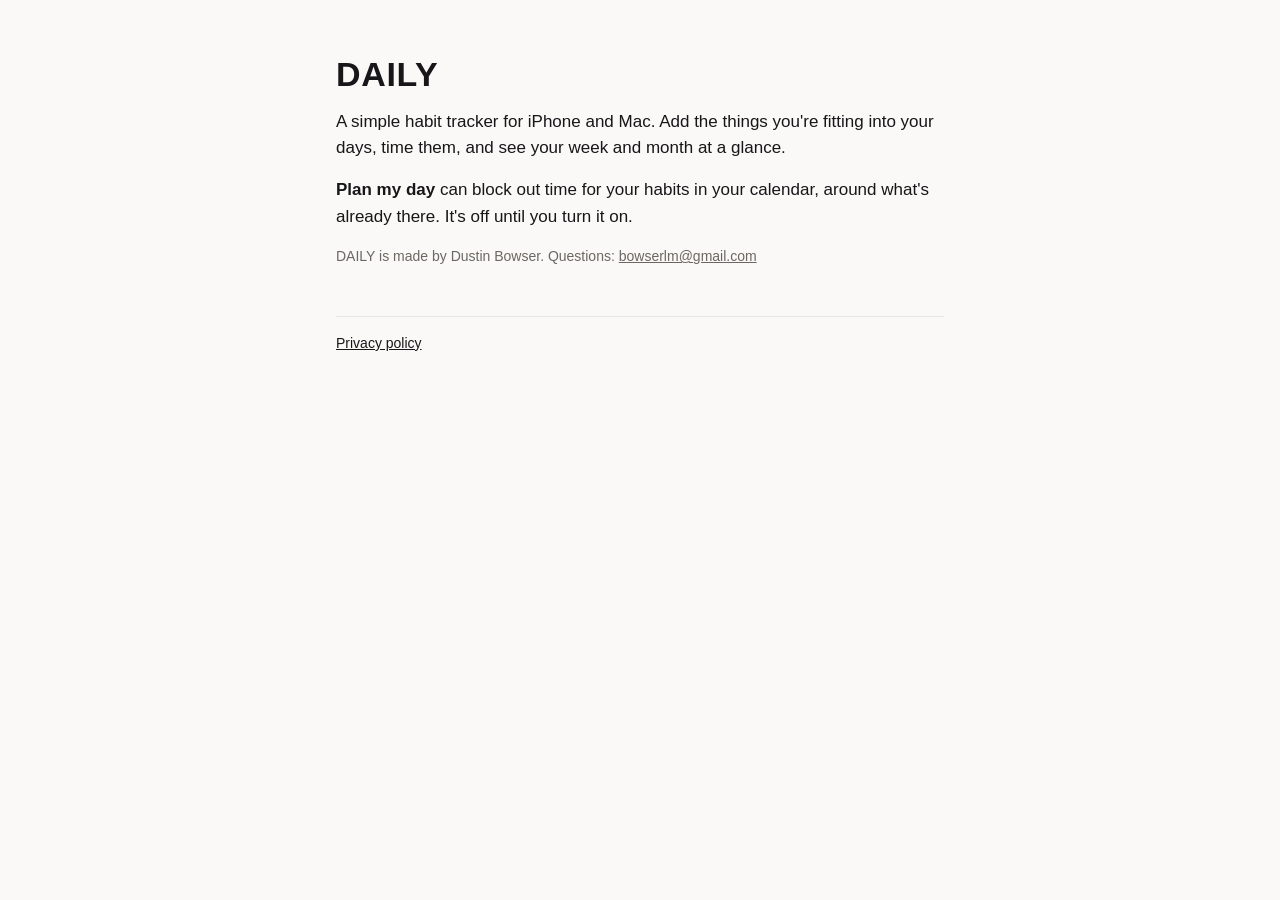
<file: index.html>
<!doctype html>
<html lang="en">
<head>
<meta charset="utf-8">
<meta name="viewport" content="width=device-width, initial-scale=1">
<title>DAILY</title>
<meta name="description" content="DAILY is a simple habit tracker for iPhone and Mac.">
<link rel="stylesheet" href="style.css">
</head>
<body>
<main>
  <h1>DAILY</h1>
  <p>A simple habit tracker for iPhone and Mac. Add the things you're fitting into your days, time them, and see your week and month at a glance.</p>
  <p><strong>Plan my day</strong> can block out time for your habits in your calendar, around what's already there. It's off until you turn it on.</p>
  <p class="muted">DAILY is made by Dustin Bowser. Questions: <a href="mailto:bowserlm@gmail.com">bowserlm@gmail.com</a></p>
  <nav><a href="privacy.html">Privacy policy</a></nav>
</main>
</body>
</html>
</file>
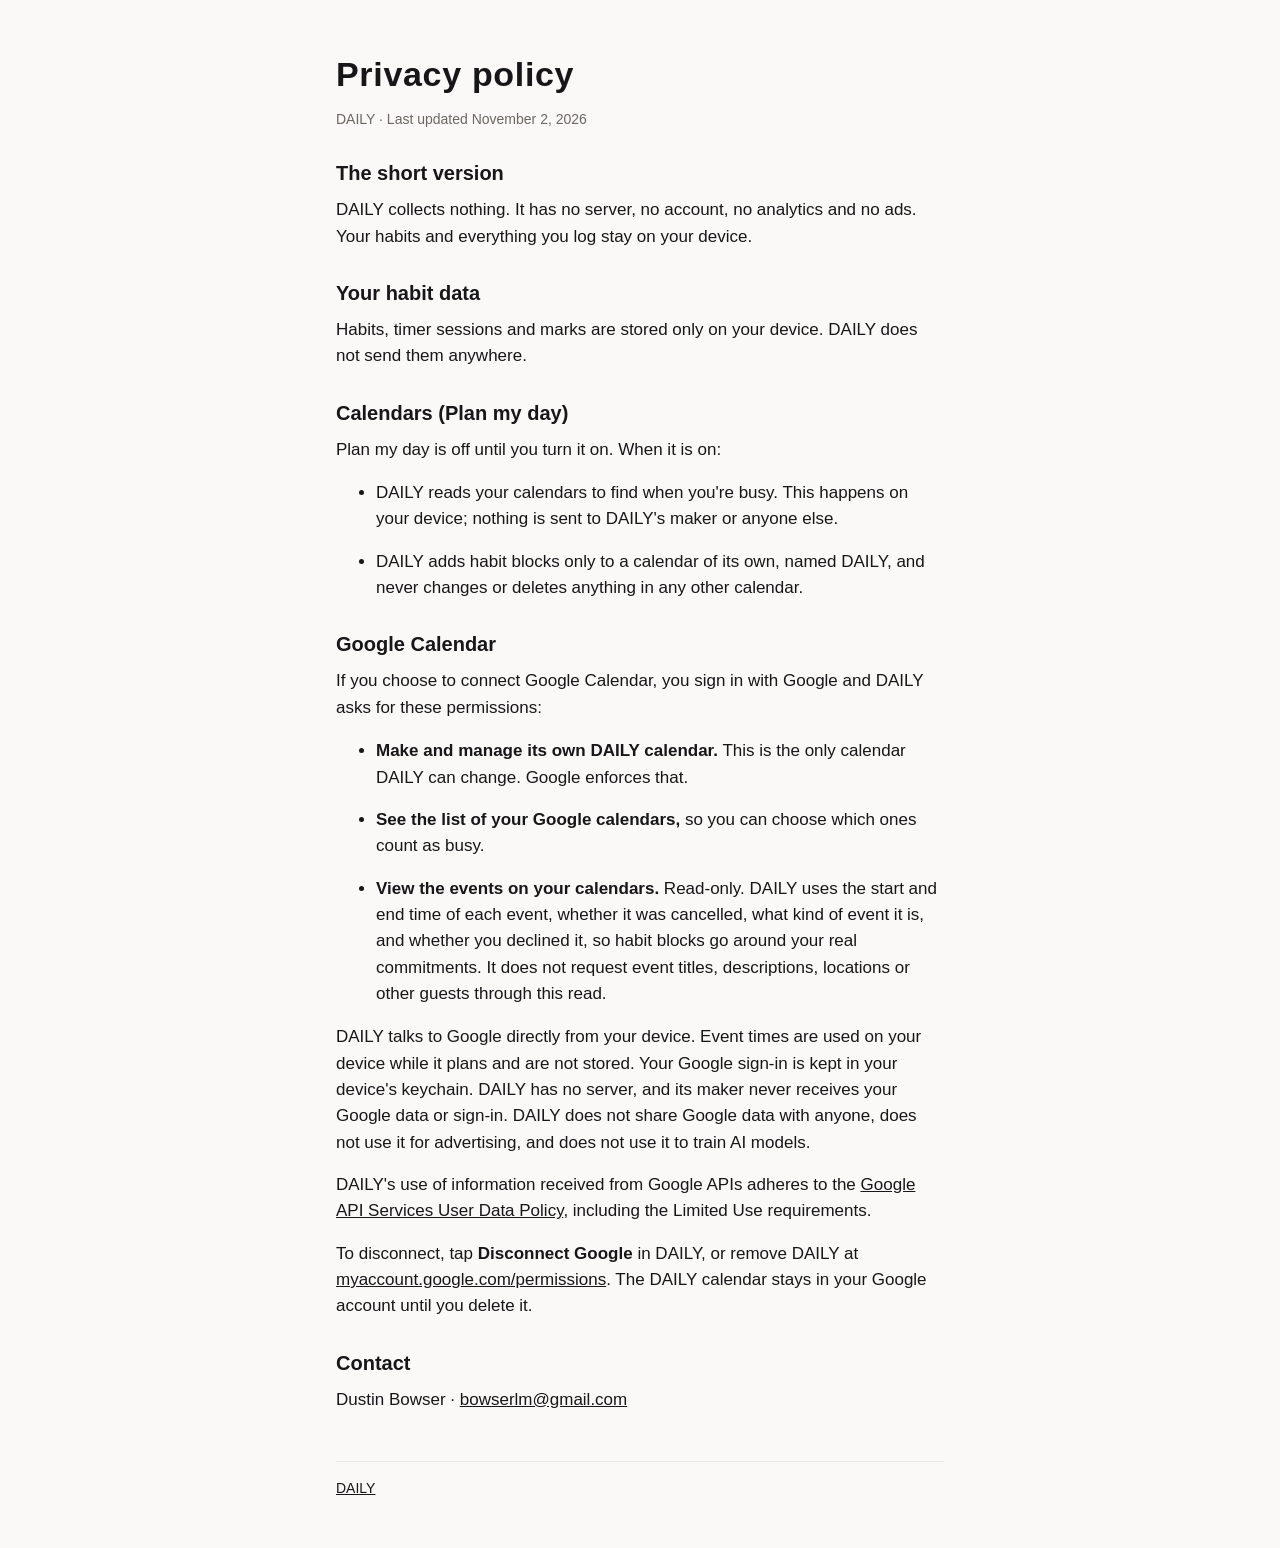
<file: privacy.html>
<!doctype html>
<html lang="en">
<head>
<meta charset="utf-8">
<meta name="viewport" content="width=device-width, initial-scale=1">
<title>DAILY Privacy Policy</title>
<meta name="description" content="DAILY collects nothing and has no server.">
<link rel="stylesheet" href="style.css">
</head>
<body>
<main>
  <h1>Privacy policy</h1>
  <p class="muted">DAILY · Last updated November 2, 2026</p>

  <h2>The short version</h2>
  <p>DAILY collects nothing. It has no server, no account, no analytics and no ads. Your habits and everything you log stay on your device.</p>

  <h2>Your habit data</h2>
  <p>Habits, timer sessions and marks are stored only on your device. DAILY does not send them anywhere.</p>

  <h2>Calendars (Plan my day)</h2>
  <p>Plan my day is off until you turn it on. When it is on:</p>
  <ul>
    <li>DAILY reads your calendars to find when you're busy. This happens on your device; nothing is sent to DAILY's maker or anyone else.</li>
    <li>DAILY adds habit blocks only to a calendar of its own, named DAILY, and never changes or deletes anything in any other calendar.</li>
  </ul>

  <h2>Google Calendar</h2>
  <p>If you choose to connect Google Calendar, you sign in with Google and DAILY asks for these permissions:</p>
  <ul>
    <li><strong>Make and manage its own DAILY calendar.</strong> This is the only calendar DAILY can change. Google enforces that.</li>
    <li><strong>See the list of your Google calendars,</strong> so you can choose which ones count as busy.</li>
    <li><strong>View the events on your calendars.</strong> Read-only. DAILY uses the start and end time of each event, whether it was cancelled, what kind of event it is, and whether you declined it, so habit blocks go around your real commitments. It does not request event titles, descriptions, locations or other guests through this read.</li>
  </ul>
  <p>DAILY talks to Google directly from your device. Event times are used on your device while it plans and are not stored. Your Google sign-in is kept in your device's keychain. DAILY has no server, and its maker never receives your Google data or sign-in. DAILY does not share Google data with anyone, does not use it for advertising, and does not use it to train AI models.</p>
  <p>DAILY's use of information received from Google APIs adheres to the <a href="https://developers.google.com/terms/api-services-user-data-policy">Google API Services User Data Policy</a>, including the Limited Use requirements.</p>
  <p>To disconnect, tap <strong>Disconnect Google</strong> in DAILY, or remove DAILY at <a href="https://myaccount.google.com/permissions">myaccount.google.com/permissions</a>. The DAILY calendar stays in your Google account until you delete it.</p>

  <h2>Contact</h2>
  <p>Dustin Bowser · <a href="mailto:bowserlm@gmail.com">bowserlm@gmail.com</a></p>

  <nav><a href="index.html">DAILY</a></nav>
</main>
</body>
</html>
</file>
<file: style.css>
/* DAILY site -- one palette block, every colour and size a token. */
:root {
  --bg: #0D0D0F; --surface: #17171A; --text: #F2EFEA; --muted: #8A8780; --line: rgba(255,255,255,0.08);
  --size-body: 17px; --size-small: 14px; --size-h1: 34px; --size-h2: 20px;
  --space-1: 8px; --space-2: 16px; --space-3: 28px; --space-4: 48px;
  --max: 640px; --radius: 14px;
}
@media (prefers-color-scheme: light) {
  :root { --bg: #FAF9F7; --surface: #FFFFFF; --text: #17171A; --muted: #6B6862; --line: rgba(0,0,0,0.08); }
}
* { box-sizing: border-box; }
body { margin: 0; background: var(--bg); color: var(--text);
  font: var(--size-body)/1.55 -apple-system, BlinkMacSystemFont, "Helvetica Neue", Arial, sans-serif; }
main { max-width: var(--max); margin: 0 auto; padding: var(--space-4) var(--space-2); }
h1 { font-size: var(--size-h1); margin: 0 0 var(--space-1); letter-spacing: 0.02em; }
h2 { font-size: var(--size-h2); margin: var(--space-3) 0 var(--space-1); }
p, li { margin: 0 0 var(--space-2); }
.muted { color: var(--muted); font-size: var(--size-small); }
a { color: inherit; }
nav { margin-top: var(--space-4); padding-top: var(--space-2); border-top: 1px solid var(--line); font-size: var(--size-small); }
nav a { margin-right: var(--space-2); }
</file>
